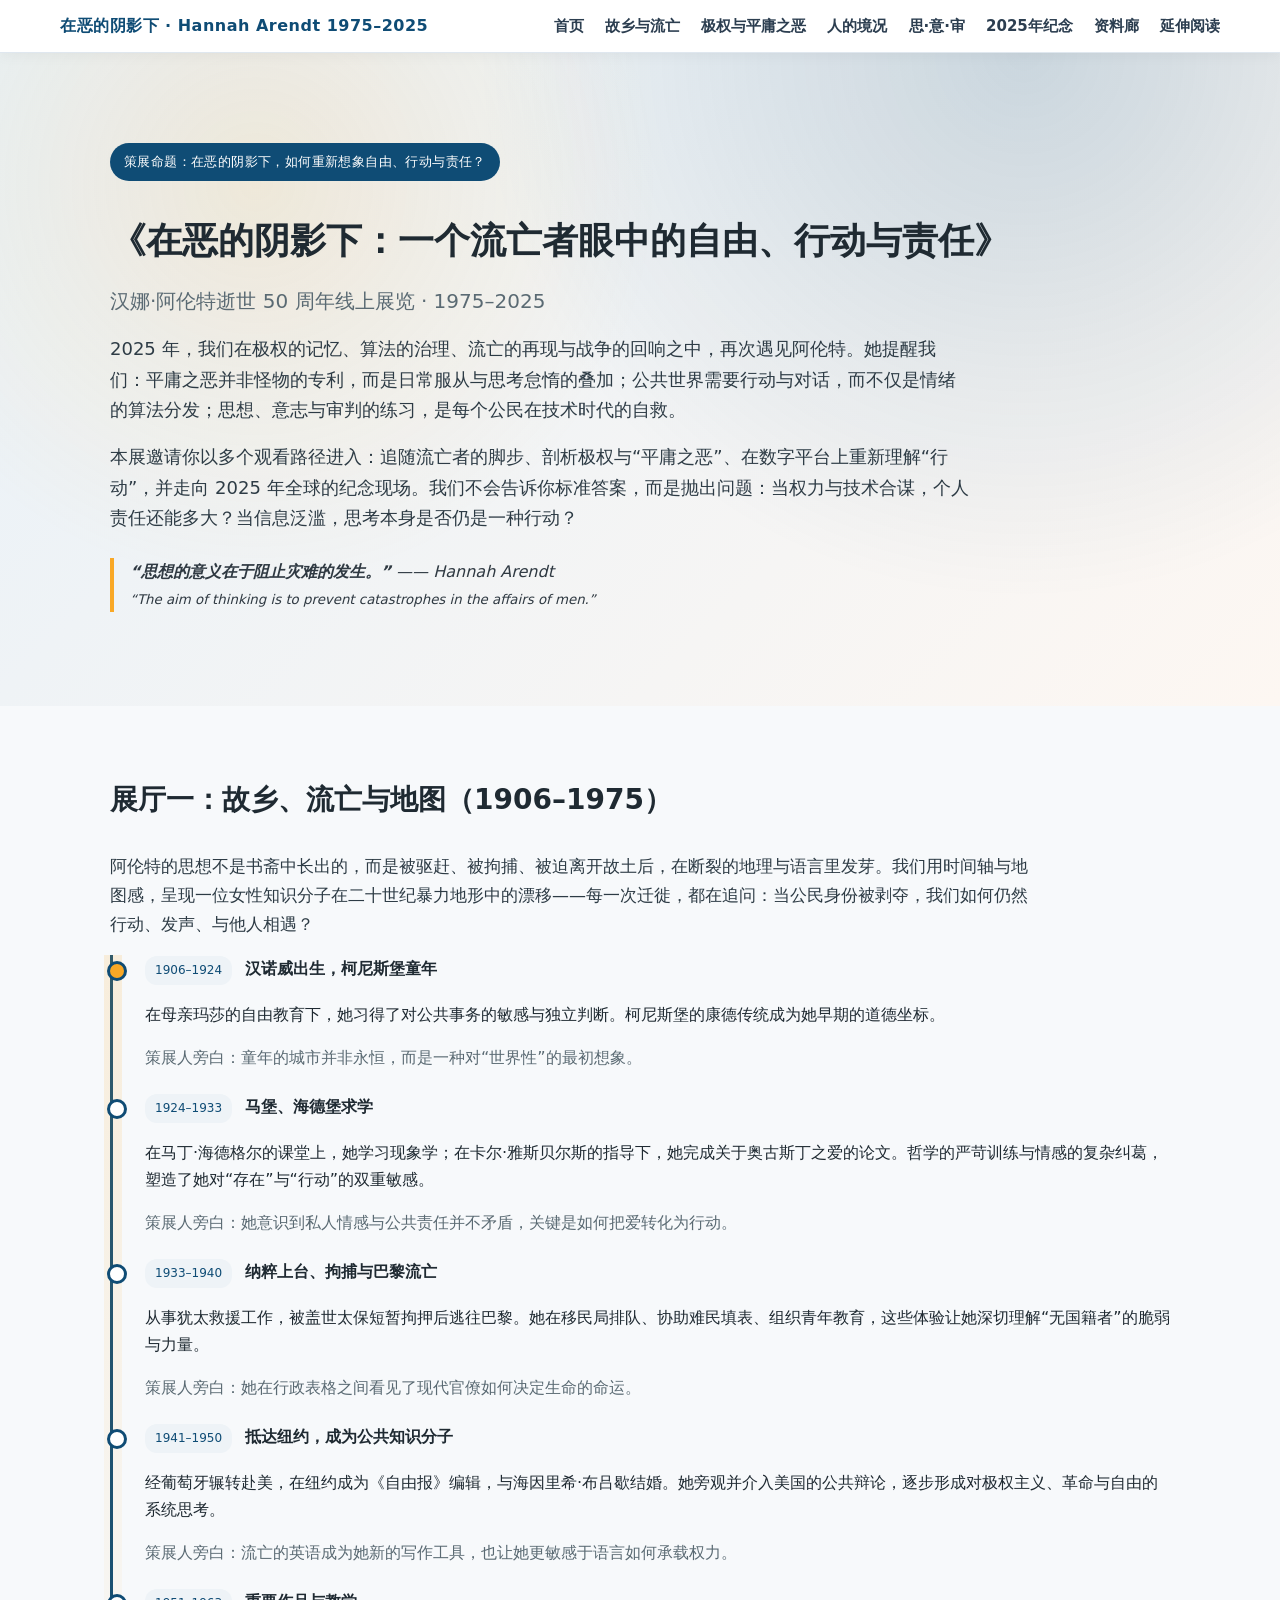
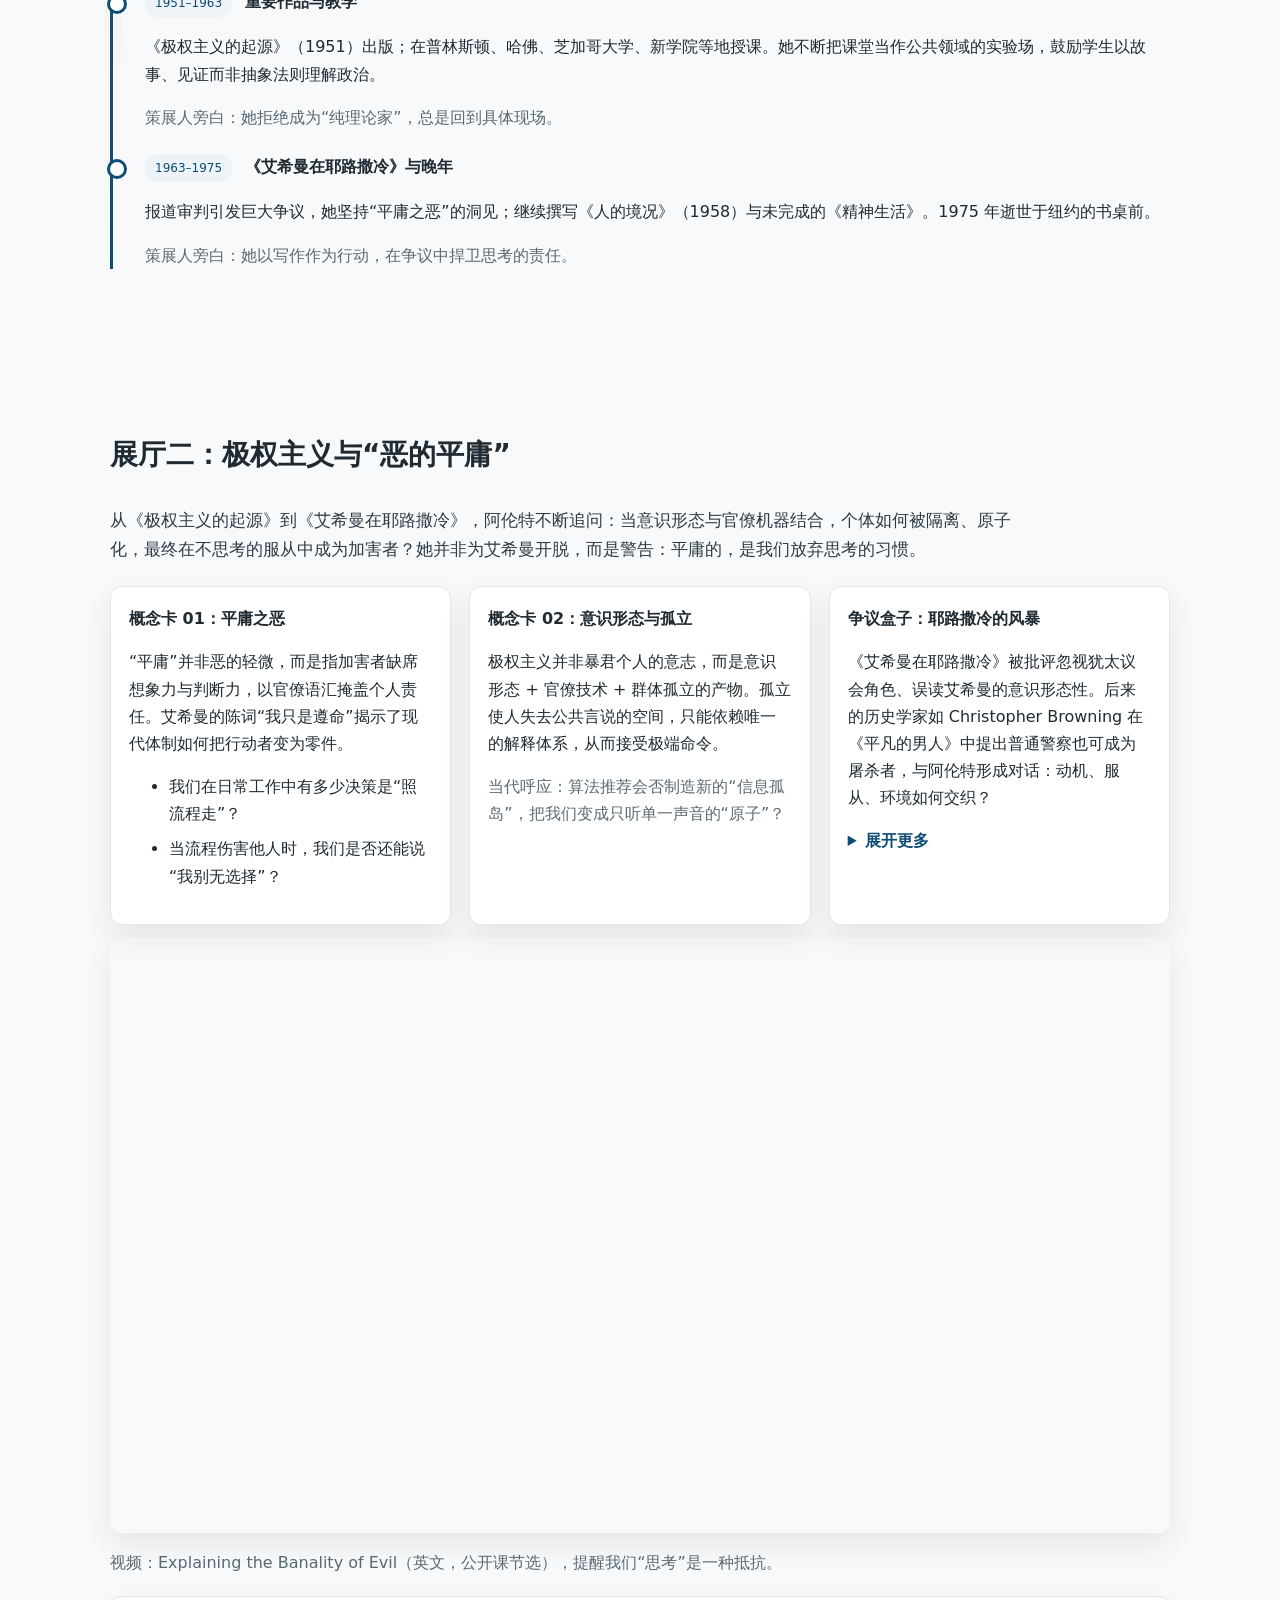
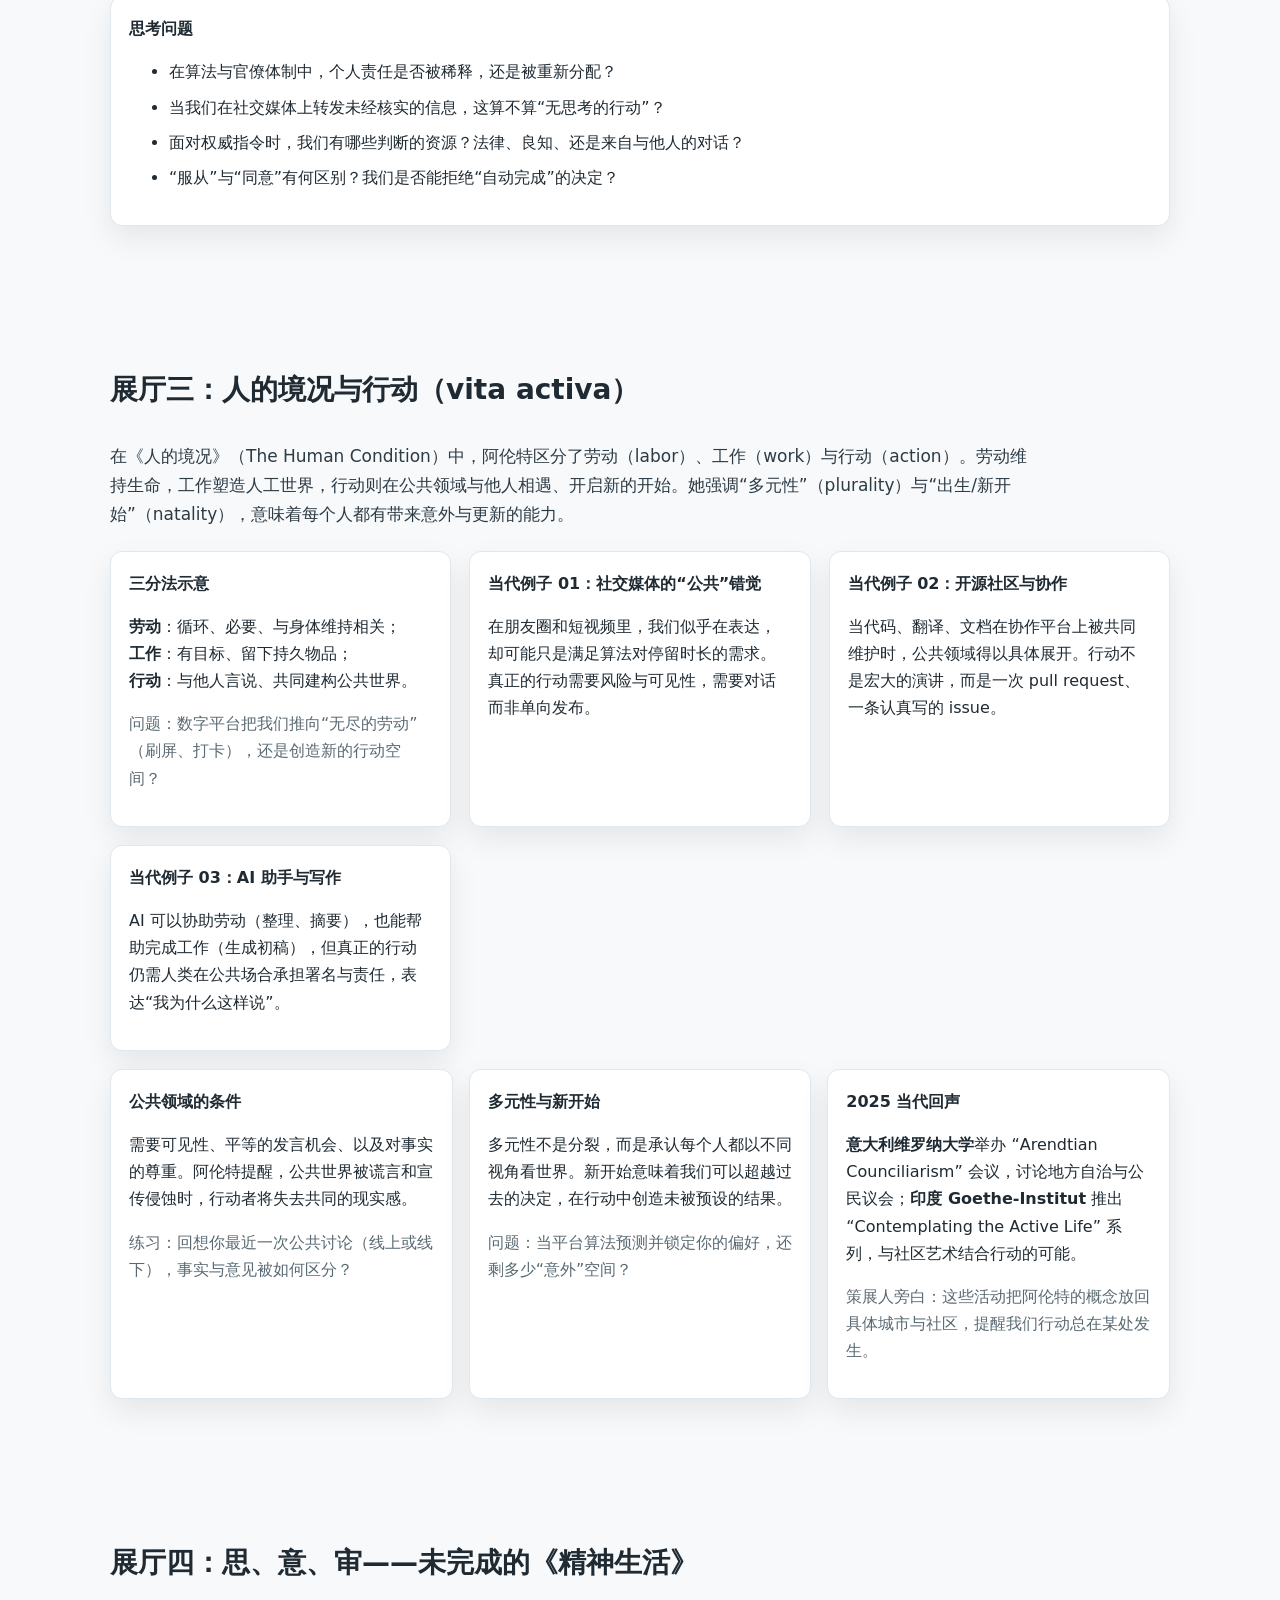
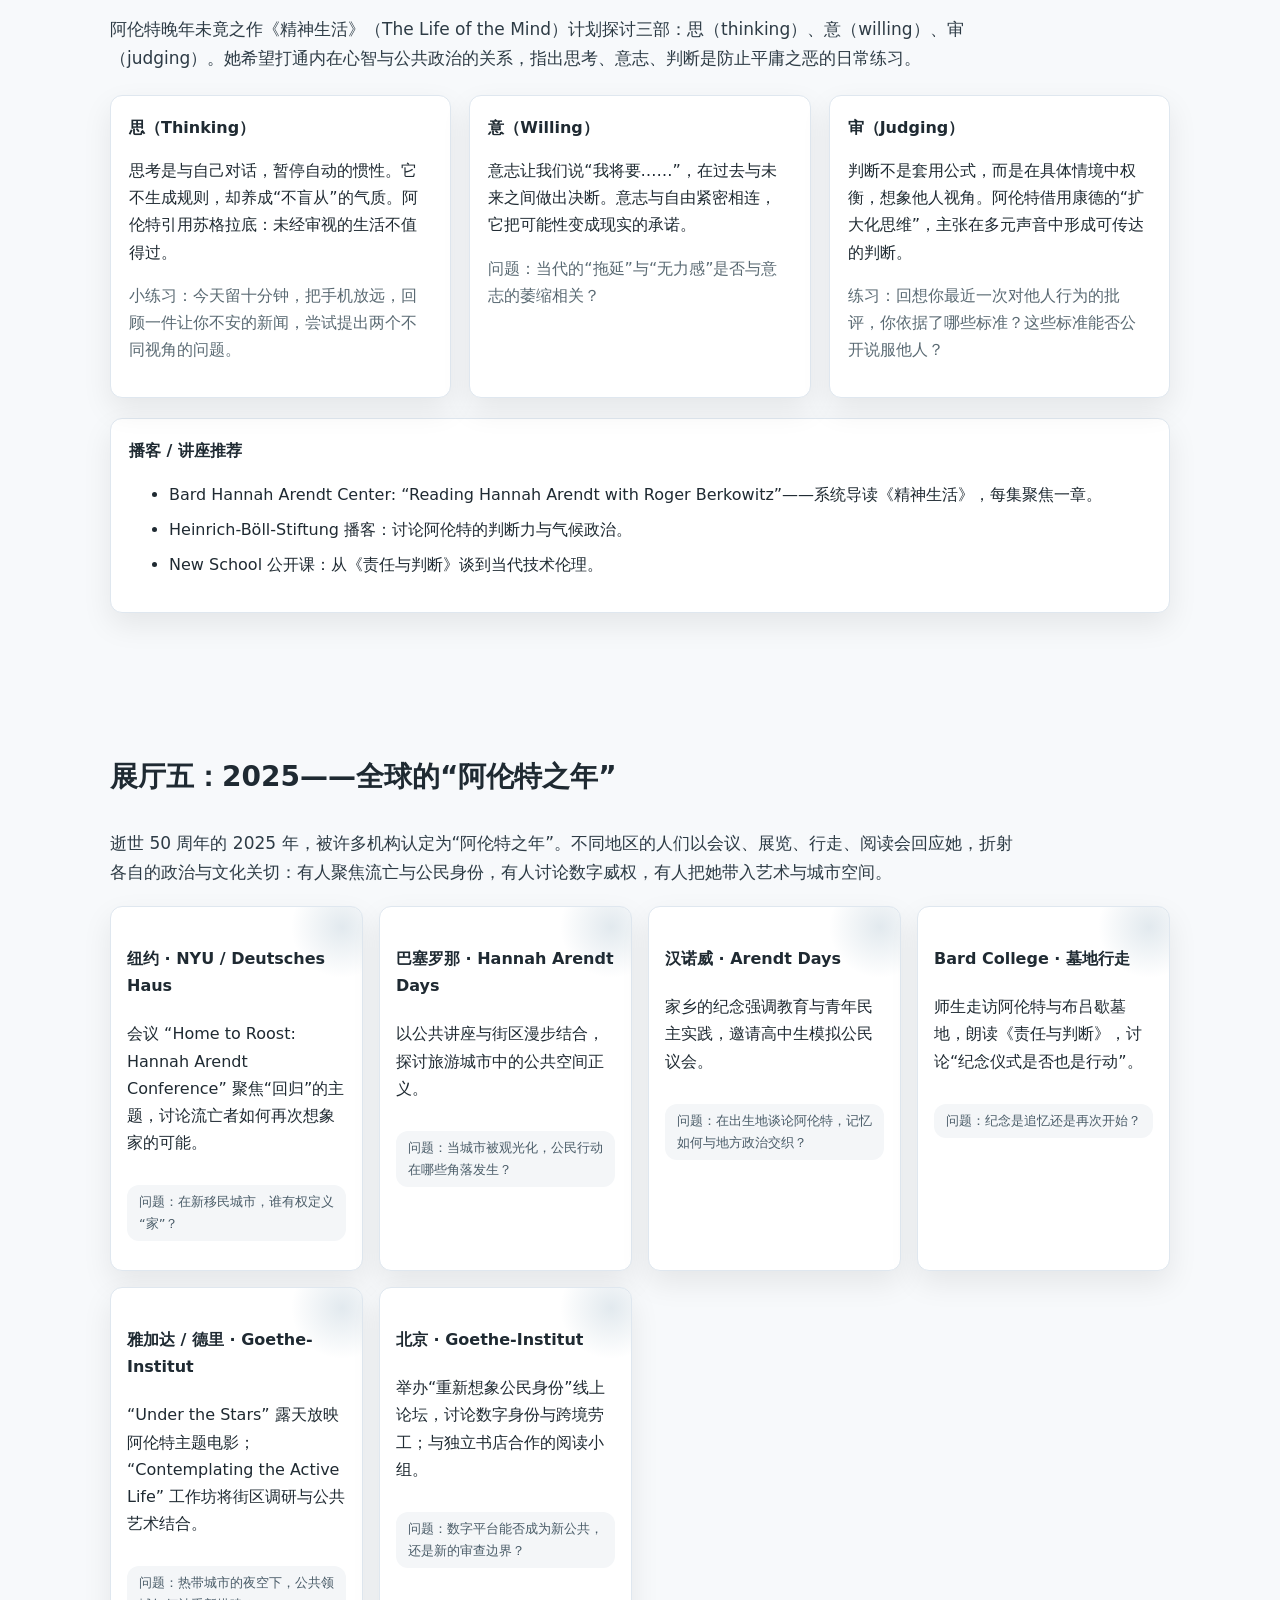
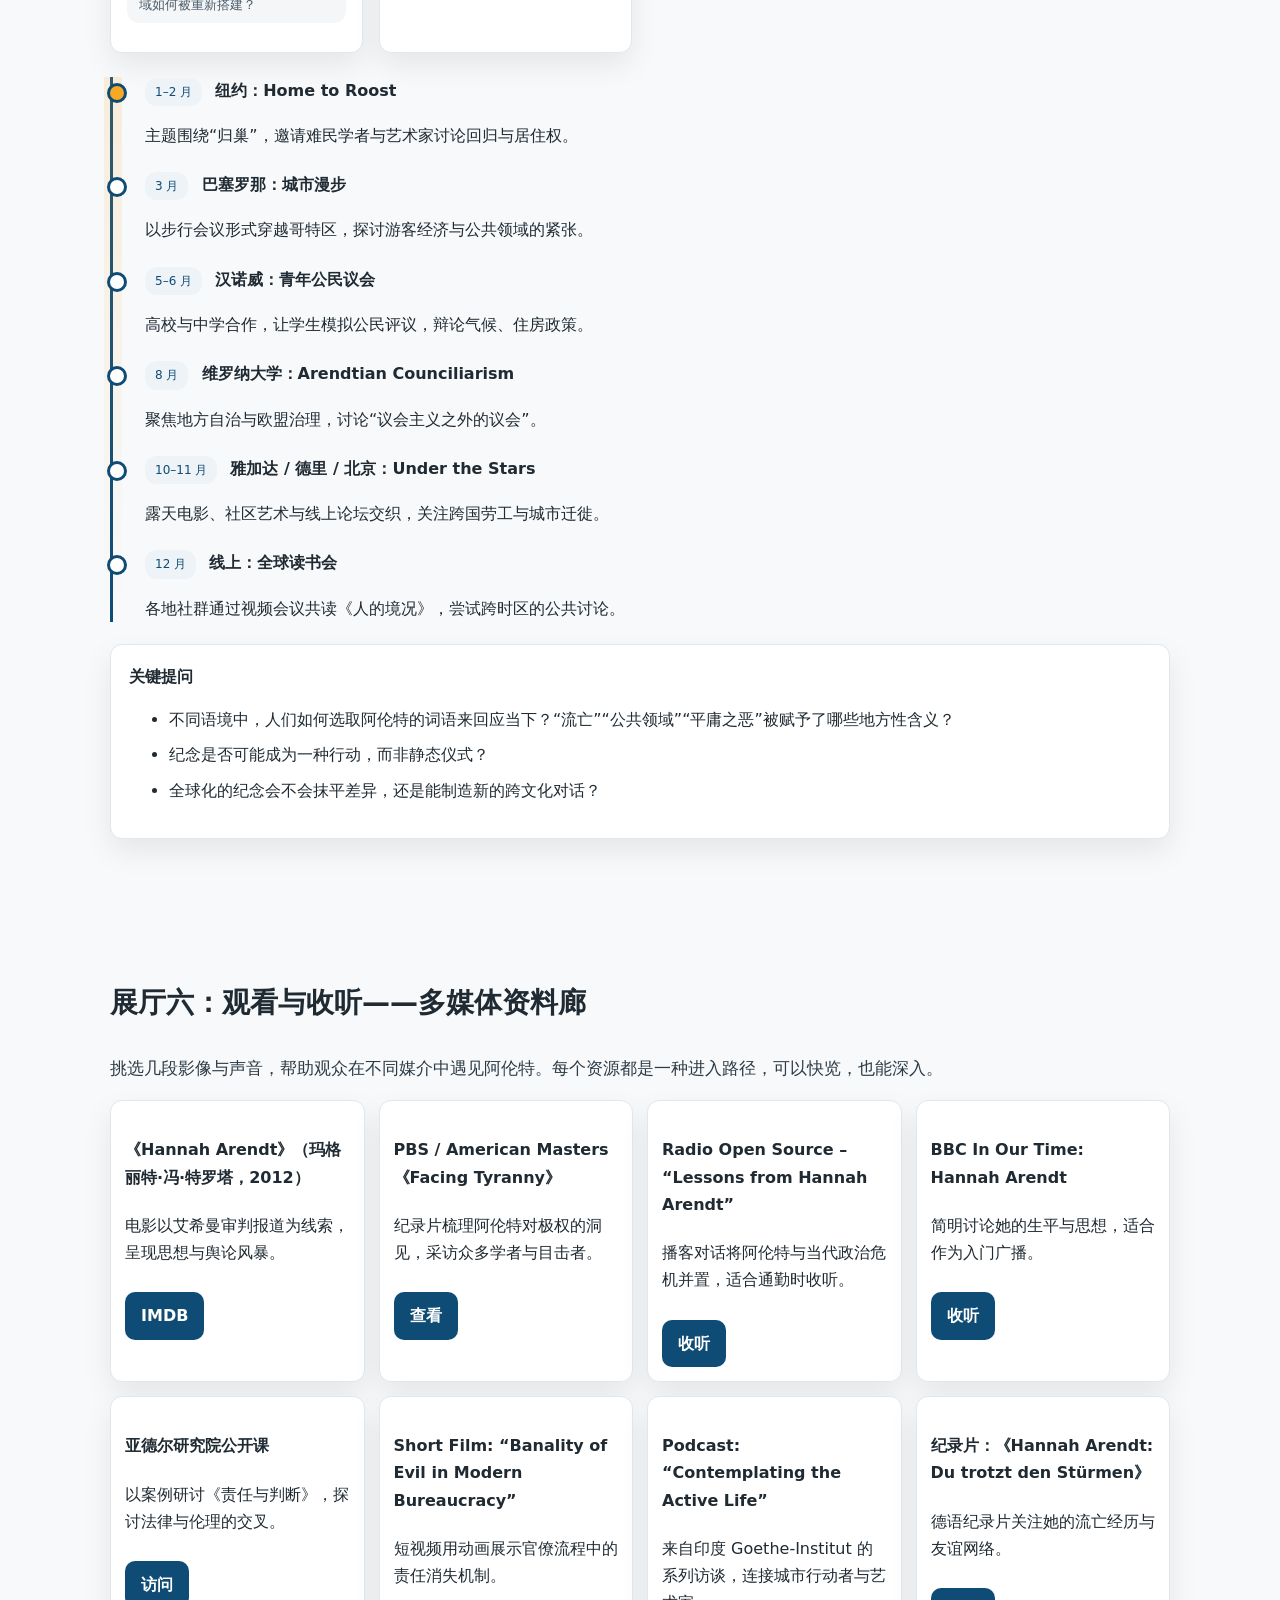
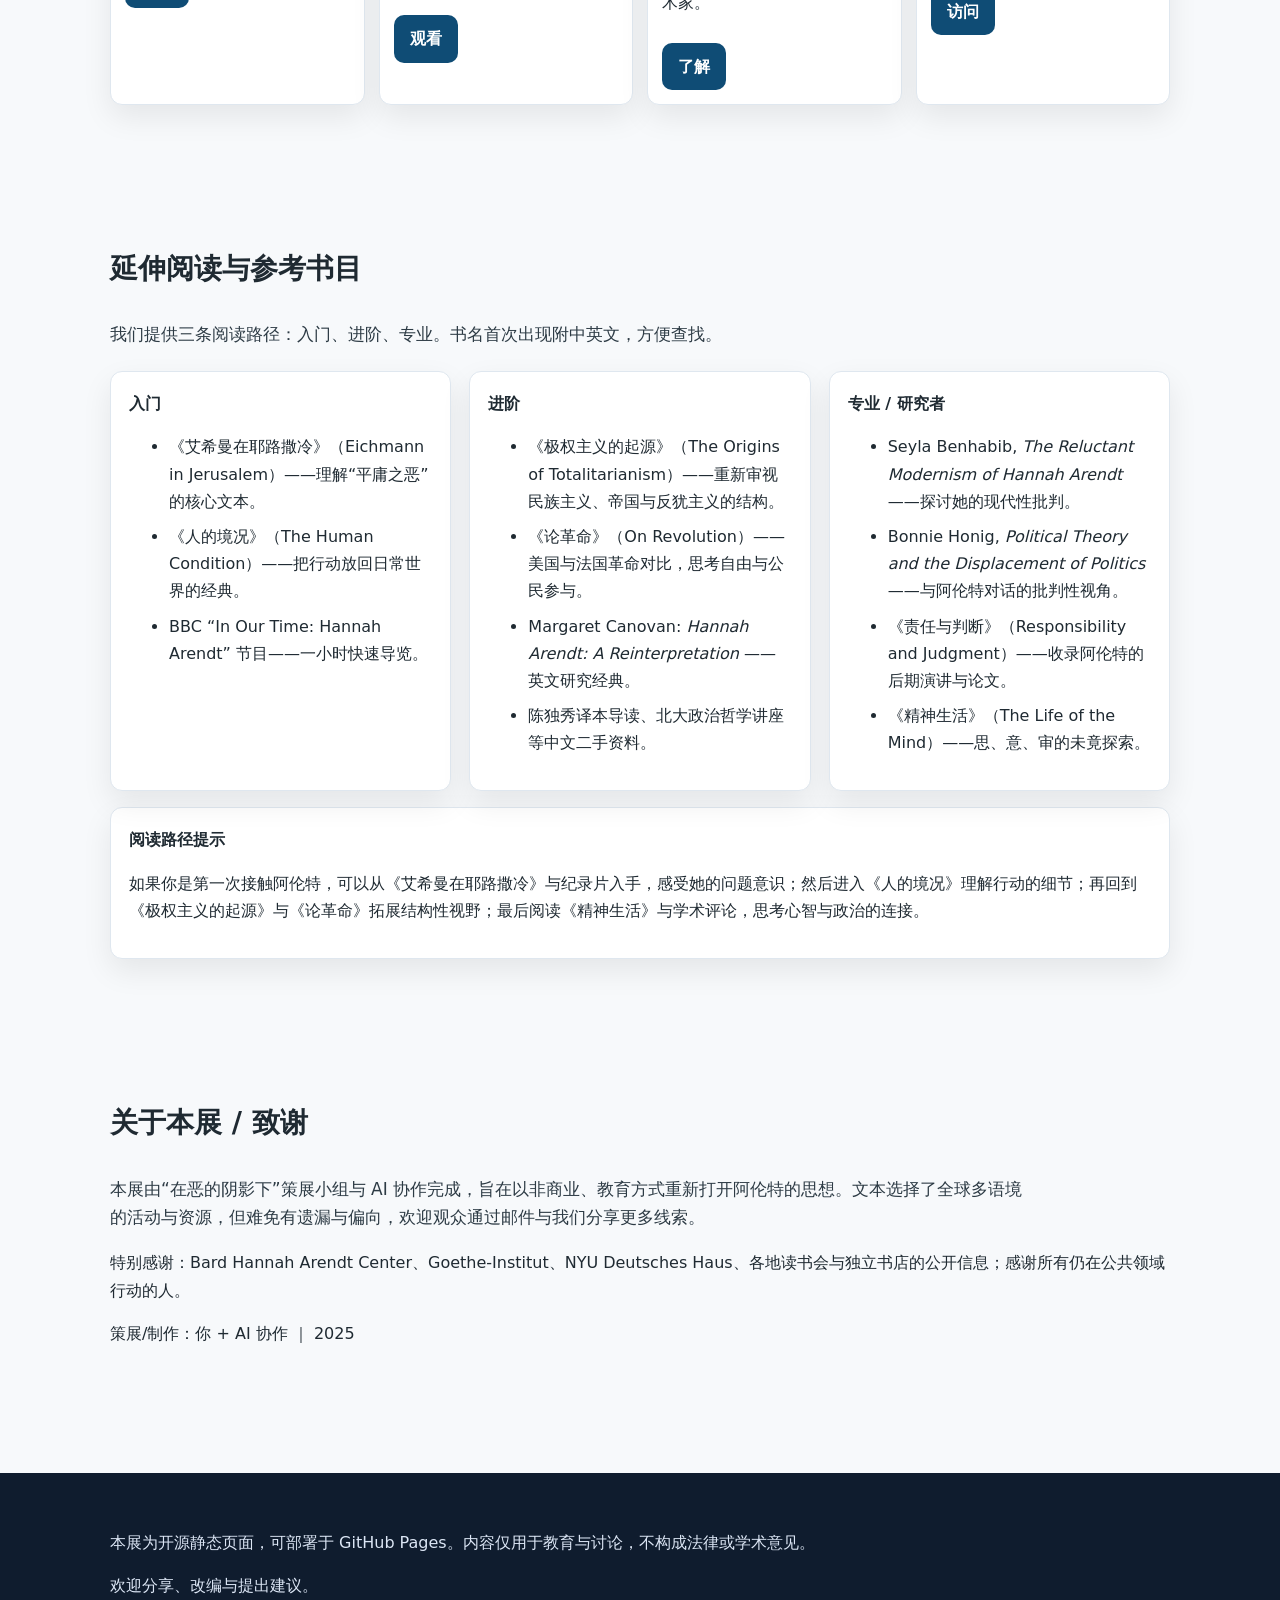
<file: index.html>
<!DOCTYPE html>
<html lang="zh-Hans">
<head>
  <meta charset="UTF-8">
  <meta name="viewport" content="width=device-width, initial-scale=1.0">
  <title>在恶的阴影下：阿伦特逝世50周年线上展览</title>
  <style>
    :root {
      --bg: #f7f9fb;
      --card: #ffffff;
      --primary: #0f4c75;
      --accent: #f9a826;
      --muted: #5a6a73;
      --line: #dfe7ef;
      --shadow: 0 12px 30px rgba(0,0,0,0.08);
    }
    * { box-sizing: border-box; }
    body {
      margin: 0;
      font-family: "system-ui", -apple-system, BlinkMacSystemFont, "Segoe UI", sans-serif;
      background: var(--bg);
      color: #1f2a32;
      line-height: 1.7;
      scroll-behavior: smooth;
    }
    a { color: var(--primary); text-decoration: none; }
    a:hover { text-decoration: underline; }
    header.navbar {
      position: sticky;
      top: 0;
      z-index: 1000;
      background: rgba(255,255,255,0.92);
      backdrop-filter: blur(8px);
      border-bottom: 1px solid var(--line);
      box-shadow: 0 4px 12px rgba(0,0,0,0.04);
    }
    .nav-inner {
      max-width: 1200px;
      margin: 0 auto;
      padding: 12px 20px;
      display: flex;
      align-items: center;
      justify-content: space-between;
      flex-wrap: wrap;
      gap: 10px;
    }
    .brand {
      font-weight: 700;
      color: var(--primary);
      letter-spacing: 0.5px;
    }
    nav a {
      margin-left: 16px;
      font-weight: 600;
      color: #2c3e50;
      font-size: 15px;
    }
    nav a:hover { color: var(--primary); }
    .hero {
      background: radial-gradient(circle at 20% 20%, rgba(249,168,38,0.14), transparent 35%),
                  radial-gradient(circle at 80% 0%, rgba(15,76,117,0.18), transparent 45%),
                  linear-gradient(135deg, #e8f1f8, #fdf7f2);
      padding: 90px 20px 70px;
    }
    .container { max-width: 1100px; margin: 0 auto; padding: 0 20px; }
    .hero h1 { font-size: 36px; margin-bottom: 12px; }
    .hero h2 { font-size: 20px; font-weight: 500; color: var(--muted); margin-top: 0; }
    .pill { display: inline-block; background: var(--primary); color: #fff; padding: 8px 14px; border-radius: 20px; font-size: 13px; letter-spacing: 0.4px; }
    .lead { font-size: 18px; margin: 16px 0; color: #2d3b45; max-width: 860px; }
    .quote { border-left: 4px solid var(--accent); padding-left: 16px; margin: 24px 0; font-style: italic; color: #2f3942; }
    section { padding: 70px 0; }
    section h3 { margin-top: 0; font-size: 28px; }
    .subhead { color: var(--muted); font-size: 16px; }
    .card-grid { display: grid; grid-template-columns: repeat(auto-fit, minmax(260px, 1fr)); gap: 18px; margin-top: 22px; }
    .card {
      background: var(--card);
      border: 1px solid var(--line);
      border-radius: 12px;
      padding: 18px;
      box-shadow: var(--shadow);
    }
    .card h4 { margin: 0 0 10px; }
    .timeline {
      border-left: 3px solid var(--primary);
      padding-left: 18px;
      position: relative;
    }
    .timeline::before {
      content: "";
      position: absolute;
      left: -9px;
      top: 0;
      bottom: 0;
      width: 18px;
      background: linear-gradient(var(--accent), transparent);
      opacity: 0.15;
    }
    .timeline-item { margin-bottom: 22px; padding-left: 14px; position: relative; }
    .timeline-item::before {
      content: "";
      position: absolute;
      left: -24px;
      top: 6px;
      width: 14px; height: 14px;
      border-radius: 50%;
      background: #fff;
      border: 3px solid var(--primary);
    }
    .timeline-item.active::before { background: var(--accent); border-color: var(--primary); }
    .tag { display: inline-block; padding: 4px 10px; border-radius: 12px; background: #eef3f7; color: var(--primary); font-size: 12px; margin-right: 8px; }
    .map-grid {
      display: grid;
      grid-template-columns: repeat(auto-fit, minmax(240px, 1fr));
      gap: 16px;
      margin-top: 20px;
    }
    .map-card { background: var(--card); border: 1px solid var(--line); border-radius: 12px; padding: 16px; box-shadow: var(--shadow); position: relative; overflow: hidden; }
    .map-card::after {
      content: "";
      position: absolute;
      right: -40px; top: -40px;
      width: 120px; height: 120px;
      background: radial-gradient(circle, rgba(15,76,117,0.12), transparent 60%);
      transform: rotate(25deg);
    }
    details summary { cursor: pointer; font-weight: 600; color: var(--primary); }
    .question-list li { margin-bottom: 8px; }
    .media-grid { display: grid; grid-template-columns: repeat(auto-fit, minmax(220px, 1fr)); gap: 14px; }
    .media-card { background: #fff; border: 1px solid var(--line); border-radius: 12px; padding: 14px; box-shadow: var(--shadow); }
    .cta-btn { display: inline-block; padding: 10px 16px; border-radius: 10px; background: var(--primary); color: #fff; font-weight: 600; margin-top: 10px; }
    .section-lead { font-size: 17px; color: #2d3b45; max-width: 920px; }
    .action-grid { display: grid; grid-template-columns: repeat(auto-fit, minmax(260px,1fr)); gap: 16px; margin-top: 18px; }
    .pill-ghost { display: inline-block; padding: 6px 12px; border-radius: 12px; background: #f4f6f8; color: #4a5c68; font-size: 13px; }
    .iframe-wrap { position: relative; padding-bottom: 56.25%; height: 0; overflow: hidden; border-radius: 12px; box-shadow: var(--shadow); margin-top: 12px; }
    .iframe-wrap iframe { position: absolute; top:0; left:0; width:100%; height:100%; border:0; }
    footer { background: #0f1c2e; color: #dce6f5; padding: 40px 20px; margin-top: 40px; }
    footer a { color: #f9a826; }
    .toc-mobile { display: none; }
    .back-top { position: fixed; right: 16px; bottom: 16px; background: var(--accent); color: #111; padding: 10px 12px; border-radius: 50%; box-shadow: var(--shadow); cursor: pointer; display: none; }
    @media (max-width: 780px) {
      nav { display: none; }
      .toc-mobile { display: flex; overflow-x: auto; gap: 10px; padding: 8px 0; }
      .toc-mobile a { background: #fff; border: 1px solid var(--line); padding: 6px 10px; border-radius: 10px; white-space: nowrap; font-size: 14px; color: #2c3e50; }
      .hero h1 { font-size: 28px; }
      section { padding: 50px 0; }
    }
  </style>
</head>
<body>
  <header class="navbar">
    <div class="nav-inner">
      <div class="brand">在恶的阴影下 · Hannah Arendt 1975–2025</div>
      <nav aria-label="主要导航">
        <a href="#intro">首页</a>
        <a href="#hall1">故乡与流亡</a>
        <a href="#hall2">极权与平庸之恶</a>
        <a href="#hall3">人的境况</a>
        <a href="#hall4">思·意·审</a>
        <a href="#hall5">2025年纪念</a>
        <a href="#hall6">资料廊</a>
        <a href="#reading">延伸阅读</a>
      </nav>
    </div>
    <div class="toc-mobile" aria-label="移动导航">
      <a href="#intro">首页</a>
      <a href="#hall2">平庸之恶</a>
      <a href="#hall3">行动</a>
      <a href="#hall5">2025</a>
      <a href="#reading">阅读</a>
    </div>
  </header>

  <section class="hero" id="intro">
    <div class="container">
      <span class="pill">策展命题：在恶的阴影下，如何重新想象自由、行动与责任？</span>
      <h1>《在恶的阴影下：一个流亡者眼中的自由、行动与责任》</h1>
      <h2>汉娜·阿伦特逝世 50 周年线上展览 · 1975–2025</h2>
      <p class="lead">2025 年，我们在极权的记忆、算法的治理、流亡的再现与战争的回响之中，再次遇见阿伦特。她提醒我们：平庸之恶并非怪物的专利，而是日常服从与思考怠惰的叠加；公共世界需要行动与对话，而不仅是情绪的算法分发；思想、意志与审判的练习，是每个公民在技术时代的自救。</p>
      <p class="lead">本展邀请你以多个观看路径进入：追随流亡者的脚步、剖析极权与“平庸之恶”、在数字平台上重新理解“行动”，并走向 2025 年全球的纪念现场。我们不会告诉你标准答案，而是抛出问题：当权力与技术合谋，个人责任还能多大？当信息泛滥，思考本身是否仍是一种行动？</p>
      <div class="quote">
        <strong>“思想的意义在于阻止灾难的发生。”</strong> —— Hannah Arendt<br>
        <small>“The aim of thinking is to prevent catastrophes in the affairs of men.”</small>
      </div>
    </div>
  </section>

  <section id="hall1">
    <div class="container">
      <h3>展厅一：故乡、流亡与地图（1906–1975）</h3>
      <p class="section-lead">阿伦特的思想不是书斋中长出的，而是被驱赶、被拘捕、被迫离开故土后，在断裂的地理与语言里发芽。我们用时间轴与地图感，呈现一位女性知识分子在二十世纪暴力地形中的漂移——每一次迁徙，都在追问：当公民身份被剥夺，我们如何仍然行动、发声、与他人相遇？</p>
      <div class="timeline" aria-label="阿伦特生平时间轴">
        <div class="timeline-item active" data-target="1906">
          <div class="tag">1906–1924</div>
          <strong>汉诺威出生，柯尼斯堡童年</strong>
          <p>在母亲玛莎的自由教育下，她习得了对公共事务的敏感与独立判断。柯尼斯堡的康德传统成为她早期的道德坐标。</p>
          <p class="subhead">策展人旁白：童年的城市并非永恒，而是一种对“世界性”的最初想象。</p>
        </div>
        <div class="timeline-item" data-target="1924">
          <div class="tag">1924–1933</div>
          <strong>马堡、海德堡求学</strong>
          <p>在马丁·海德格尔的课堂上，她学习现象学；在卡尔·雅斯贝尔斯的指导下，她完成关于奥古斯丁之爱的论文。哲学的严苛训练与情感的复杂纠葛，塑造了她对“存在”与“行动”的双重敏感。</p>
          <p class="subhead">策展人旁白：她意识到私人情感与公共责任并不矛盾，关键是如何把爱转化为行动。</p>
        </div>
        <div class="timeline-item" data-target="1933">
          <div class="tag">1933–1940</div>
          <strong>纳粹上台、拘捕与巴黎流亡</strong>
          <p>从事犹太救援工作，被盖世太保短暂拘押后逃往巴黎。她在移民局排队、协助难民填表、组织青年教育，这些体验让她深切理解“无国籍者”的脆弱与力量。</p>
          <p class="subhead">策展人旁白：她在行政表格之间看见了现代官僚如何决定生命的命运。</p>
        </div>
        <div class="timeline-item" data-target="1941">
          <div class="tag">1941–1950</div>
          <strong>抵达纽约，成为公共知识分子</strong>
          <p>经葡萄牙辗转赴美，在纽约成为《自由报》编辑，与海因里希·布吕歇结婚。她旁观并介入美国的公共辩论，逐步形成对极权主义、革命与自由的系统思考。</p>
          <p class="subhead">策展人旁白：流亡的英语成为她新的写作工具，也让她更敏感于语言如何承载权力。</p>
        </div>
        <div class="timeline-item" data-target="1951">
          <div class="tag">1951–1963</div>
          <strong>重要作品与教学</strong>
          <p>《极权主义的起源》（1951）出版；在普林斯顿、哈佛、芝加哥大学、新学院等地授课。她不断把课堂当作公共领域的实验场，鼓励学生以故事、见证而非抽象法则理解政治。</p>
          <p class="subhead">策展人旁白：她拒绝成为“纯理论家”，总是回到具体现场。</p>
        </div>
        <div class="timeline-item" data-target="1963">
          <div class="tag">1963–1975</div>
          <strong>《艾希曼在耶路撒冷》与晚年</strong>
          <p>报道审判引发巨大争议，她坚持“平庸之恶”的洞见；继续撰写《人的境况》（1958）与未完成的《精神生活》。1975 年逝世于纽约的书桌前。</p>
          <p class="subhead">策展人旁白：她以写作作为行动，在争议中捍卫思考的责任。</p>
        </div>
      </div>
    </div>
  </section>

  <section id="hall2">
    <div class="container">
      <h3>展厅二：极权主义与“恶的平庸”</h3>
      <p class="section-lead">从《极权主义的起源》到《艾希曼在耶路撒冷》，阿伦特不断追问：当意识形态与官僚机器结合，个体如何被隔离、原子化，最终在不思考的服从中成为加害者？她并非为艾希曼开脱，而是警告：平庸的，是我们放弃思考的习惯。</p>
      <div class="card-grid">
        <div class="card">
          <h4>概念卡 01：平庸之恶</h4>
          <p>“平庸”并非恶的轻微，而是指加害者缺席想象力与判断力，以官僚语汇掩盖个人责任。艾希曼的陈词“我只是遵命”揭示了现代体制如何把行动者变为零件。</p>
          <ul class="question-list">
            <li>我们在日常工作中有多少决策是“照流程走”？</li>
            <li>当流程伤害他人时，我们是否还能说“我别无选择”？</li>
          </ul>
        </div>
        <div class="card">
          <h4>概念卡 02：意识形态与孤立</h4>
          <p>极权主义并非暴君个人的意志，而是意识形态 + 官僚技术 + 群体孤立的产物。孤立使人失去公共言说的空间，只能依赖唯一的解释体系，从而接受极端命令。</p>
          <p class="subhead">当代呼应：算法推荐会否制造新的“信息孤岛”，把我们变成只听单一声音的“原子”？</p>
        </div>
        <div class="card">
          <h4>争议盒子：耶路撒冷的风暴</h4>
          <p>《艾希曼在耶路撒冷》被批评忽视犹太议会角色、误读艾希曼的意识形态性。后来的历史学家如 Christopher Browning 在《平凡的男人》中提出普通警察也可成为屠杀者，与阿伦特形成对话：动机、服从、环境如何交织？</p>
          <details>
            <summary>展开更多</summary>
            <p>阿伦特坚持，邪恶不必出自病态的恶魔，而可能出自思想的空洞；她的立场引发了“受害者能否批评”的伦理争议，但也促使后世更严肃地审视官僚结构和日常顺从。</p>
          </details>
        </div>
      </div>

      <div class="iframe-wrap" aria-label="视频：Banality of Evil Explained">
        <iframe src="https://www.youtube.com/embed/fqV8WrzO8Xg" title="Explaining the Banality of Evil"></iframe>
      </div>
      <p class="subhead">视频：Explaining the Banality of Evil（英文，公开课节选），提醒我们“思考”是一种抵抗。</p>

      <div class="card" style="margin-top:20px;">
        <h4>思考问题</h4>
        <ul class="question-list">
          <li>在算法与官僚体制中，个人责任是否被稀释，还是被重新分配？</li>
          <li>当我们在社交媒体上转发未经核实的信息，这算不算“无思考的行动”？</li>
          <li>面对权威指令时，我们有哪些判断的资源？法律、良知、还是来自与他人的对话？</li>
          <li>“服从”与“同意”有何区别？我们是否能拒绝“自动完成”的决定？</li>
        </ul>
      </div>
    </div>
  </section>

  <section id="hall3">
    <div class="container">
      <h3>展厅三：人的境况与行动（vita activa）</h3>
      <p class="section-lead">在《人的境况》（The Human Condition）中，阿伦特区分了劳动（labor）、工作（work）与行动（action）。劳动维持生命，工作塑造人工世界，行动则在公共领域与他人相遇、开启新的开始。她强调“多元性”（plurality）与“出生/新开始”（natality），意味着每个人都有带来意外与更新的能力。</p>
      <div class="card-grid">
        <div class="card">
          <h4>三分法示意</h4>
          <p><strong>劳动</strong>：循环、必要、与身体维持相关；<br>
             <strong>工作</strong>：有目标、留下持久物品；<br>
             <strong>行动</strong>：与他人言说、共同建构公共世界。</p>
          <p class="subhead">问题：数字平台把我们推向“无尽的劳动”（刷屏、打卡），还是创造新的行动空间？</p>
        </div>
        <div class="card">
          <h4>当代例子 01：社交媒体的“公共”错觉</h4>
          <p>在朋友圈和短视频里，我们似乎在表达，却可能只是满足算法对停留时长的需求。真正的行动需要风险与可见性，需要对话而非单向发布。</p>
        </div>
        <div class="card">
          <h4>当代例子 02：开源社区与协作</h4>
          <p>当代码、翻译、文档在协作平台上被共同维护时，公共领域得以具体展开。行动不是宏大的演讲，而是一次 pull request、一条认真写的 issue。</p>
        </div>
        <div class="card">
          <h4>当代例子 03：AI 助手与写作</h4>
          <p>AI 可以协助劳动（整理、摘要），也能帮助完成工作（生成初稿），但真正的行动仍需人类在公共场合承担署名与责任，表达“我为什么这样说”。</p>
        </div>
      </div>

      <div class="action-grid">
        <div class="card">
          <h4>公共领域的条件</h4>
          <p>需要可见性、平等的发言机会、以及对事实的尊重。阿伦特提醒，公共世界被谎言和宣传侵蚀时，行动者将失去共同的现实感。</p>
          <p class="subhead">练习：回想你最近一次公共讨论（线上或线下），事实与意见被如何区分？</p>
        </div>
        <div class="card">
          <h4>多元性与新开始</h4>
          <p>多元性不是分裂，而是承认每个人都以不同视角看世界。新开始意味着我们可以超越过去的决定，在行动中创造未被预设的结果。</p>
          <p class="subhead">问题：当平台算法预测并锁定你的偏好，还剩多少“意外”空间？</p>
        </div>
        <div class="card">
          <h4>2025 当代回声</h4>
          <p><strong>意大利维罗纳大学</strong>举办 “Arendtian Counciliarism” 会议，讨论地方自治与公民议会；<strong>印度 Goethe-Institut</strong> 推出 “Contemplating the Active Life” 系列，与社区艺术结合行动的可能。</p>
          <p class="subhead">策展人旁白：这些活动把阿伦特的概念放回具体城市与社区，提醒我们行动总在某处发生。</p>
        </div>
      </div>
    </div>
  </section>

  <section id="hall4">
    <div class="container">
      <h3>展厅四：思、意、审——未完成的《精神生活》</h3>
      <p class="section-lead">阿伦特晚年未竟之作《精神生活》（The Life of the Mind）计划探讨三部：思（thinking）、意（willing）、审（judging）。她希望打通内在心智与公共政治的关系，指出思考、意志、判断是防止平庸之恶的日常练习。</p>
      <div class="card-grid">
        <div class="card">
          <h4>思（Thinking）</h4>
          <p>思考是与自己对话，暂停自动的惯性。它不生成规则，却养成“不盲从”的气质。阿伦特引用苏格拉底：未经审视的生活不值得过。</p>
          <p class="subhead">小练习：今天留十分钟，把手机放远，回顾一件让你不安的新闻，尝试提出两个不同视角的问题。</p>
        </div>
        <div class="card">
          <h4>意（Willing）</h4>
          <p>意志让我们说“我将要……”，在过去与未来之间做出决断。意志与自由紧密相连，它把可能性变成现实的承诺。</p>
          <p class="subhead">问题：当代的“拖延”与“无力感”是否与意志的萎缩相关？</p>
        </div>
        <div class="card">
          <h4>审（Judging）</h4>
          <p>判断不是套用公式，而是在具体情境中权衡，想象他人视角。阿伦特借用康德的“扩大化思维”，主张在多元声音中形成可传达的判断。</p>
          <p class="subhead">练习：回想你最近一次对他人行为的批评，你依据了哪些标准？这些标准能否公开说服他人？</p>
        </div>
      </div>

      <div class="card" style="margin-top:20px;">
        <h4>播客 / 讲座推荐</h4>
        <ul class="question-list">
          <li>Bard Hannah Arendt Center: “Reading Hannah Arendt with Roger Berkowitz”——系统导读《精神生活》，每集聚焦一章。</li>
          <li>Heinrich-Böll-Stiftung 播客：讨论阿伦特的判断力与气候政治。</li>
          <li>New School 公开课：从《责任与判断》谈到当代技术伦理。</li>
        </ul>
      </div>
    </div>
  </section>

  <section id="hall5">
    <div class="container">
      <h3>展厅五：2025——全球的“阿伦特之年”</h3>
      <p class="section-lead">逝世 50 周年的 2025 年，被许多机构认定为“阿伦特之年”。不同地区的人们以会议、展览、行走、阅读会回应她，折射各自的政治与文化关切：有人聚焦流亡与公民身份，有人讨论数字威权，有人把她带入艺术与城市空间。</p>

      <div class="map-grid" aria-label="纪念活动城市卡片">
        <div class="map-card">
          <h4>纽约 · NYU / Deutsches Haus</h4>
          <p>会议 “Home to Roost: Hannah Arendt Conference” 聚焦“回归”的主题，讨论流亡者如何再次想象家的可能。</p>
          <p class="pill-ghost">问题：在新移民城市，谁有权定义“家”？</p>
        </div>
        <div class="map-card">
          <h4>巴塞罗那 · Hannah Arendt Days</h4>
          <p>以公共讲座与街区漫步结合，探讨旅游城市中的公共空间正义。</p>
          <p class="pill-ghost">问题：当城市被观光化，公民行动在哪些角落发生？</p>
        </div>
        <div class="map-card">
          <h4>汉诺威 · Arendt Days</h4>
          <p>家乡的纪念强调教育与青年民主实践，邀请高中生模拟公民议会。</p>
          <p class="pill-ghost">问题：在出生地谈论阿伦特，记忆如何与地方政治交织？</p>
        </div>
        <div class="map-card">
          <h4>Bard College · 墓地行走</h4>
          <p>师生走访阿伦特与布吕歇墓地，朗读《责任与判断》，讨论“纪念仪式是否也是行动”。</p>
          <p class="pill-ghost">问题：纪念是追忆还是再次开始？</p>
        </div>
        <div class="map-card">
          <h4>雅加达 / 德里 · Goethe-Institut</h4>
          <p>“Under the Stars” 露天放映阿伦特主题电影；“Contemplating the Active Life” 工作坊将街区调研与公共艺术结合。</p>
          <p class="pill-ghost">问题：热带城市的夜空下，公共领域如何被重新搭建？</p>
        </div>
        <div class="map-card">
          <h4>北京 · Goethe-Institut</h4>
          <p>举办“重新想象公民身份”线上论坛，讨论数字身份与跨境劳工；与独立书店合作的阅读小组。</p>
          <p class="pill-ghost">问题：数字平台能否成为新公共，还是新的审查边界？</p>
        </div>
      </div>

      <div class="timeline" style="margin-top:24px;" aria-label="2025 时间轴">
        <div class="timeline-item active">
          <div class="tag">1–2 月</div>
          <strong>纽约：Home to Roost</strong>
          <p>主题围绕“归巢”，邀请难民学者与艺术家讨论回归与居住权。</p>
        </div>
        <div class="timeline-item">
          <div class="tag">3 月</div>
          <strong>巴塞罗那：城市漫步</strong>
          <p>以步行会议形式穿越哥特区，探讨游客经济与公共领域的紧张。</p>
        </div>
        <div class="timeline-item">
          <div class="tag">5–6 月</div>
          <strong>汉诺威：青年公民议会</strong>
          <p>高校与中学合作，让学生模拟公民评议，辩论气候、住房政策。</p>
        </div>
        <div class="timeline-item">
          <div class="tag">8 月</div>
          <strong>维罗纳大学：Arendtian Counciliarism</strong>
          <p>聚焦地方自治与欧盟治理，讨论“议会主义之外的议会”。</p>
        </div>
        <div class="timeline-item">
          <div class="tag">10–11 月</div>
          <strong>雅加达 / 德里 / 北京：Under the Stars</strong>
          <p>露天电影、社区艺术与线上论坛交织，关注跨国劳工与城市迁徙。</p>
        </div>
        <div class="timeline-item">
          <div class="tag">12 月</div>
          <strong>线上：全球读书会</strong>
          <p>各地社群通过视频会议共读《人的境况》，尝试跨时区的公共讨论。</p>
        </div>
      </div>

      <div class="card" style="margin-top:20px;">
        <h4>关键提问</h4>
        <ul class="question-list">
          <li>不同语境中，人们如何选取阿伦特的词语来回应当下？“流亡”“公共领域”“平庸之恶”被赋予了哪些地方性含义？</li>
          <li>纪念是否可能成为一种行动，而非静态仪式？</li>
          <li>全球化的纪念会不会抹平差异，还是能制造新的跨文化对话？</li>
        </ul>
      </div>
    </div>
  </section>

  <section id="hall6">
    <div class="container">
      <h3>展厅六：观看与收听——多媒体资料廊</h3>
      <p class="section-lead">挑选几段影像与声音，帮助观众在不同媒介中遇见阿伦特。每个资源都是一种进入路径，可以快览，也能深入。</p>
      <div class="media-grid">
        <div class="media-card">
          <h4>《Hannah Arendt》（玛格丽特·冯·特罗塔，2012）</h4>
          <p>电影以艾希曼审判报道为线索，呈现思想与舆论风暴。</p>
          <a class="cta-btn" href="https://www.imdb.com/title/tt1674773/" target="_blank" rel="noopener">IMDB</a>
        </div>
        <div class="media-card">
          <h4>PBS / American Masters《Facing Tyranny》</h4>
          <p>纪录片梳理阿伦特对极权的洞见，采访众多学者与目击者。</p>
          <a class="cta-btn" href="https://www.pbs.org/wnet/americanmasters/hannah-arendt-about/2640/" target="_blank" rel="noopener">查看</a>
        </div>
        <div class="media-card">
          <h4>Radio Open Source – “Lessons from Hannah Arendt”</h4>
          <p>播客对话将阿伦特与当代政治危机并置，适合通勤时收听。</p>
          <a class="cta-btn" href="https://radioopensource.org/lessons-from-hannah-arendt/" target="_blank" rel="noopener">收听</a>
        </div>
        <div class="media-card">
          <h4>BBC In Our Time: Hannah Arendt</h4>
          <p>简明讨论她的生平与思想，适合作为入门广播。</p>
          <a class="cta-btn" href="https://www.bbc.co.uk/programmes/p00548qv" target="_blank" rel="noopener">收听</a>
        </div>
        <div class="media-card">
          <h4>亚德尔研究院公开课</h4>
          <p>以案例研讨《责任与判断》，探讨法律与伦理的交叉。</p>
          <a class="cta-btn" href="https://hac.bard.edu" target="_blank" rel="noopener">访问</a>
        </div>
        <div class="media-card">
          <h4>Short Film: “Banality of Evil in Modern Bureaucracy”</h4>
          <p>短视频用动画展示官僚流程中的责任消失机制。</p>
          <a class="cta-btn" href="https://www.youtube.com/results?search_query=banality+of+evil+animation" target="_blank" rel="noopener">观看</a>
        </div>
        <div class="media-card">
          <h4>Podcast: “Contemplating the Active Life”</h4>
          <p>来自印度 Goethe-Institut 的系列访谈，连接城市行动者与艺术家。</p>
          <a class="cta-btn" href="https://www.goethe.de" target="_blank" rel="noopener">了解</a>
        </div>
        <div class="media-card">
          <h4>纪录片：《Hannah Arendt: Du trotzt den Stürmen》</h4>
          <p>德语纪录片关注她的流亡经历与友谊网络。</p>
          <a class="cta-btn" href="https://www.ardmediathek.de" target="_blank" rel="noopener">访问</a>
        </div>
      </div>
    </div>
  </section>

  <section id="reading">
    <div class="container">
      <h3>延伸阅读与参考书目</h3>
      <p class="section-lead">我们提供三条阅读路径：入门、进阶、专业。书名首次出现附中英文，方便查找。</p>
      <div class="card-grid">
        <div class="card">
          <h4>入门</h4>
          <ul class="question-list">
            <li>《艾希曼在耶路撒冷》（Eichmann in Jerusalem）——理解“平庸之恶”的核心文本。</li>
            <li>《人的境况》（The Human Condition）——把行动放回日常世界的经典。</li>
            <li>BBC “In Our Time: Hannah Arendt” 节目——一小时快速导览。</li>
          </ul>
        </div>
        <div class="card">
          <h4>进阶</h4>
          <ul class="question-list">
            <li>《极权主义的起源》（The Origins of Totalitarianism）——重新审视民族主义、帝国与反犹主义的结构。</li>
            <li>《论革命》（On Revolution）——美国与法国革命对比，思考自由与公民参与。</li>
            <li>Margaret Canovan: <em>Hannah Arendt: A Reinterpretation</em> ——英文研究经典。</li>
            <li>陈独秀译本导读、北大政治哲学讲座等中文二手资料。</li>
          </ul>
        </div>
        <div class="card">
          <h4>专业 / 研究者</h4>
          <ul class="question-list">
            <li>Seyla Benhabib, <em>The Reluctant Modernism of Hannah Arendt</em>——探讨她的现代性批判。</li>
            <li>Bonnie Honig, <em>Political Theory and the Displacement of Politics</em>——与阿伦特对话的批判性视角。</li>
            <li>《责任与判断》（Responsibility and Judgment）——收录阿伦特的后期演讲与论文。</li>
            <li>《精神生活》（The Life of the Mind）——思、意、审的未竟探索。</li>
          </ul>
        </div>
      </div>
      <div class="card" style="margin-top:16px;">
        <h4>阅读路径提示</h4>
        <p>如果你是第一次接触阿伦特，可以从《艾希曼在耶路撒冷》与纪录片入手，感受她的问题意识；然后进入《人的境况》理解行动的细节；再回到《极权主义的起源》与《论革命》拓展结构性视野；最后阅读《精神生活》与学术评论，思考心智与政治的连接。</p>
      </div>
    </div>
  </section>

  <section id="about">
    <div class="container">
      <h3>关于本展 / 致谢</h3>
      <p class="section-lead">本展由“在恶的阴影下”策展小组与 AI 协作完成，旨在以非商业、教育方式重新打开阿伦特的思想。文本选择了全球多语境的活动与资源，但难免有遗漏与偏向，欢迎观众通过邮件与我们分享更多线索。</p>
      <p>特别感谢：Bard Hannah Arendt Center、Goethe-Institut、NYU Deutsches Haus、各地读书会与独立书店的公开信息；感谢所有仍在公共领域行动的人。</p>
      <p>策展/制作：你 + AI 协作 ｜ 2025</p>
    </div>
  </section>

  <div class="back-top" aria-label="回到顶部" title="回到顶部">↑</div>

  <footer>
    <div class="container">
      <p>本展为开源静态页面，可部署于 GitHub Pages。内容仅用于教育与讨论，不构成法律或学术意见。</p>
      <p>欢迎分享、改编与提出建议。</p>
    </div>
  </footer>

  <script>
    // 平滑滚动
    document.querySelectorAll('a[href^="#"]').forEach(function(anchor) {
      anchor.addEventListener('click', function(e) {
        var targetId = this.getAttribute('href').slice(1);
        var target = document.getElementById(targetId);
        if (target) {
          e.preventDefault();
          target.scrollIntoView({ behavior: 'smooth' });
        }
      });
    });

    // 时间轴高亮
    var timelineItems = document.querySelectorAll('.timeline-item');
    timelineItems.forEach(function(item) {
      item.addEventListener('click', function() {
        var parent = item.parentElement;
        if (parent.classList.contains('timeline')) {
          parent.querySelectorAll('.timeline-item').forEach(function(i){ i.classList.remove('active'); });
          item.classList.add('active');
        }
      });
    });

    // 回到顶部
    var backTop = document.querySelector('.back-top');
    backTop.addEventListener('click', function(){ window.scrollTo({ top: 0, behavior: 'smooth' }); });
    window.addEventListener('scroll', function(){
      backTop.style.display = window.scrollY > 320 ? 'block' : 'none';
    });
  </script>
</body>
</html>
</file>
